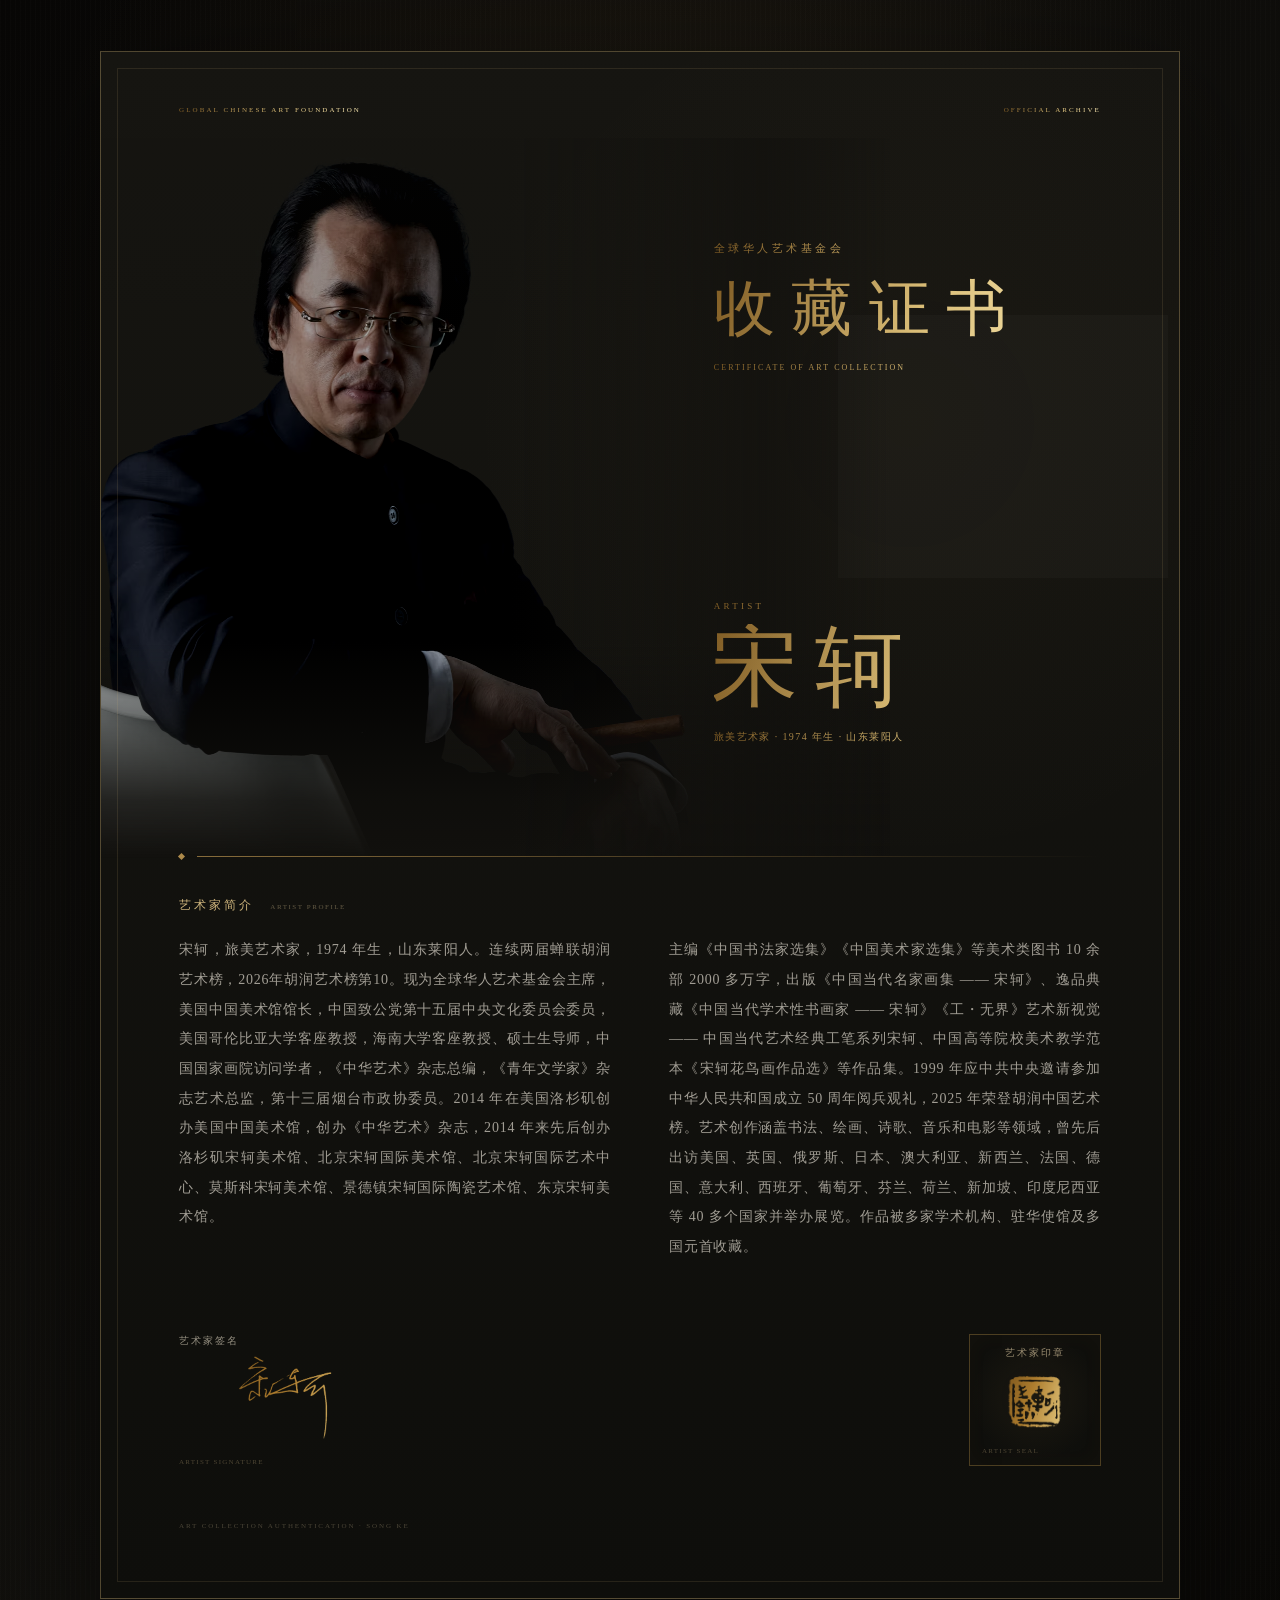
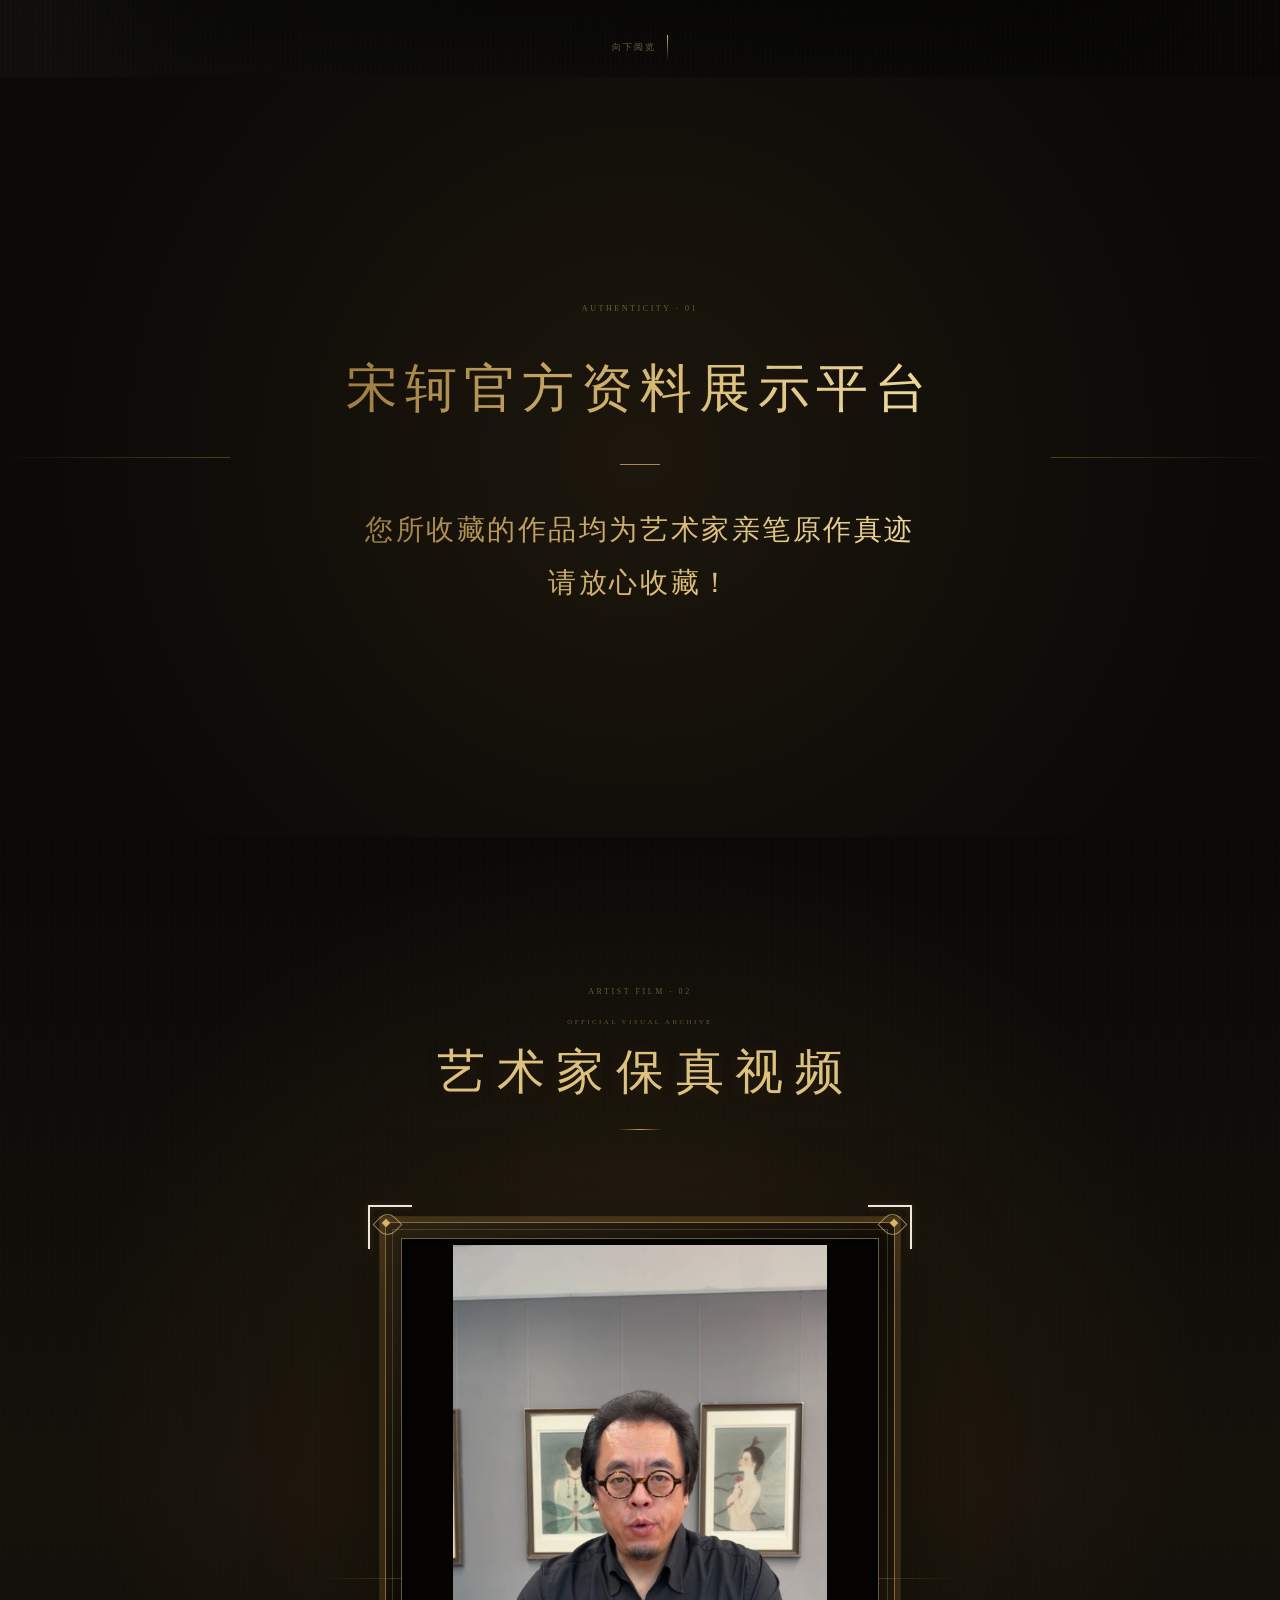
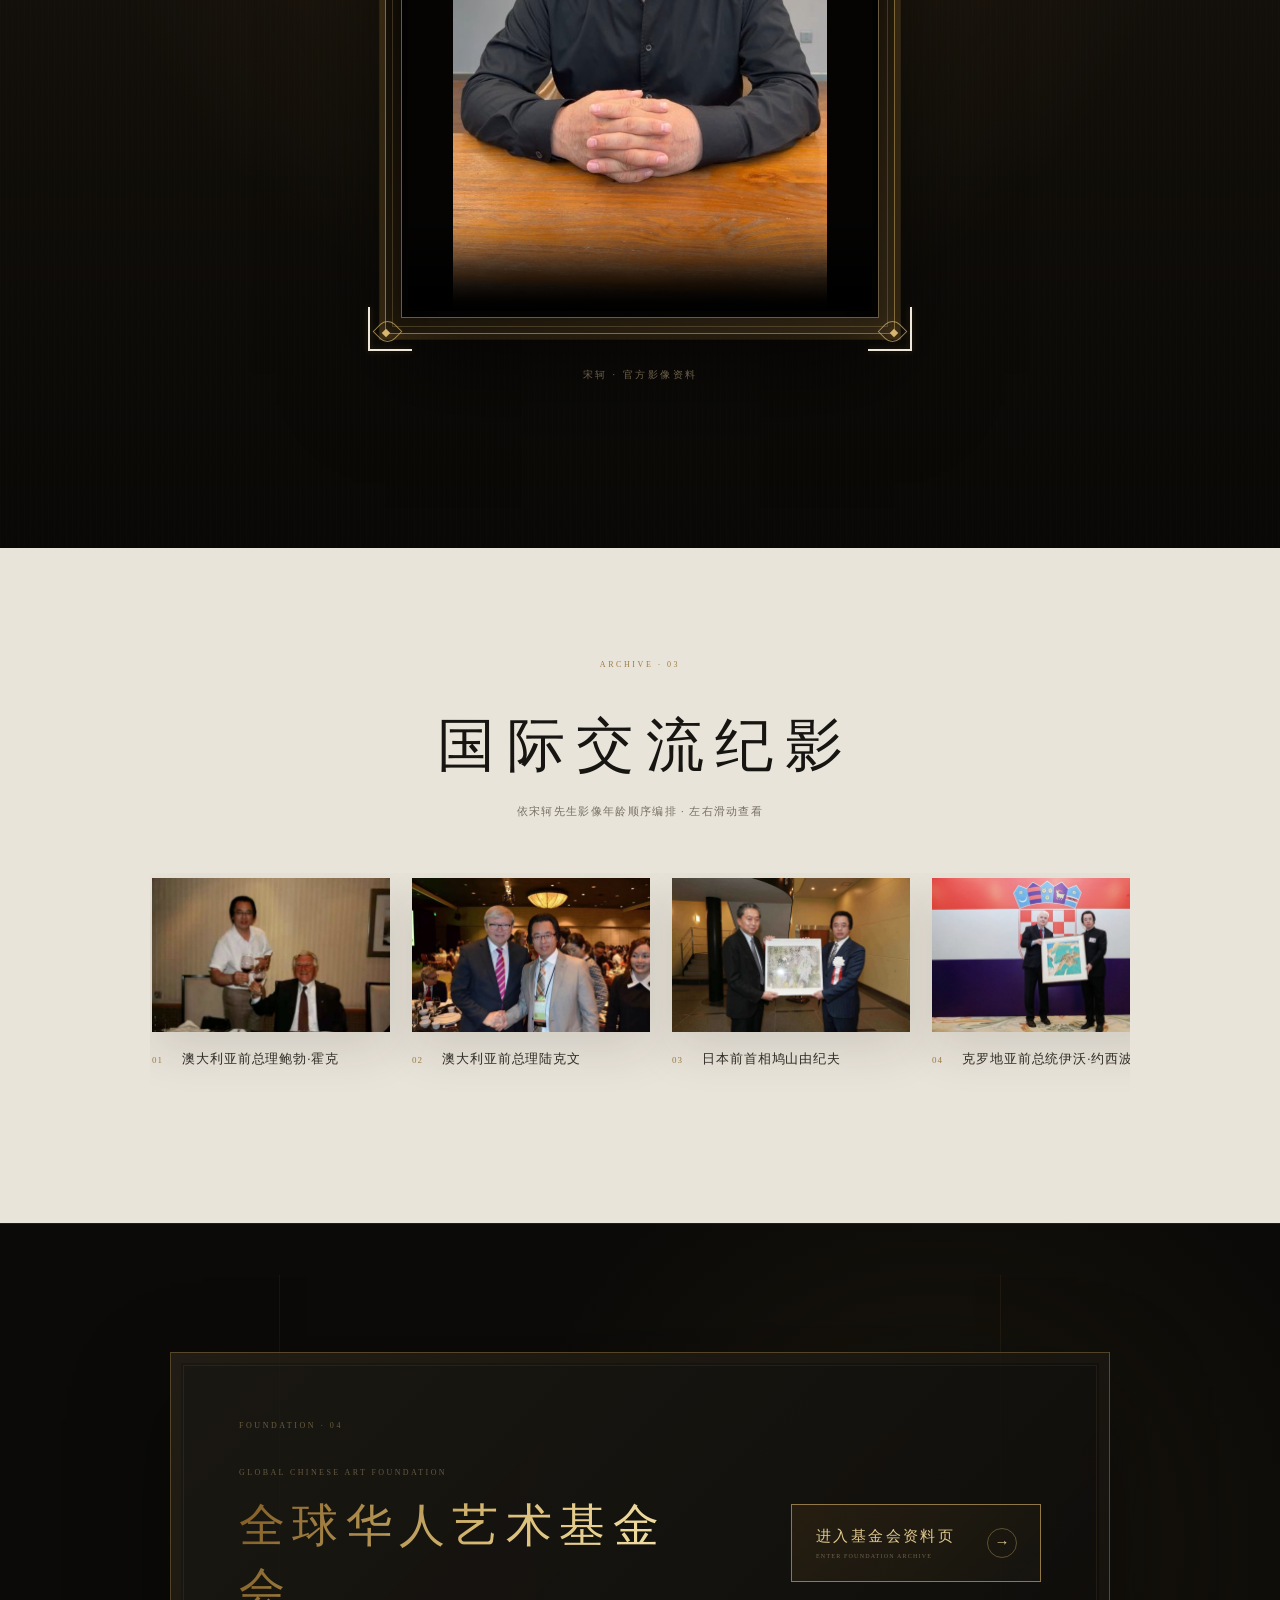
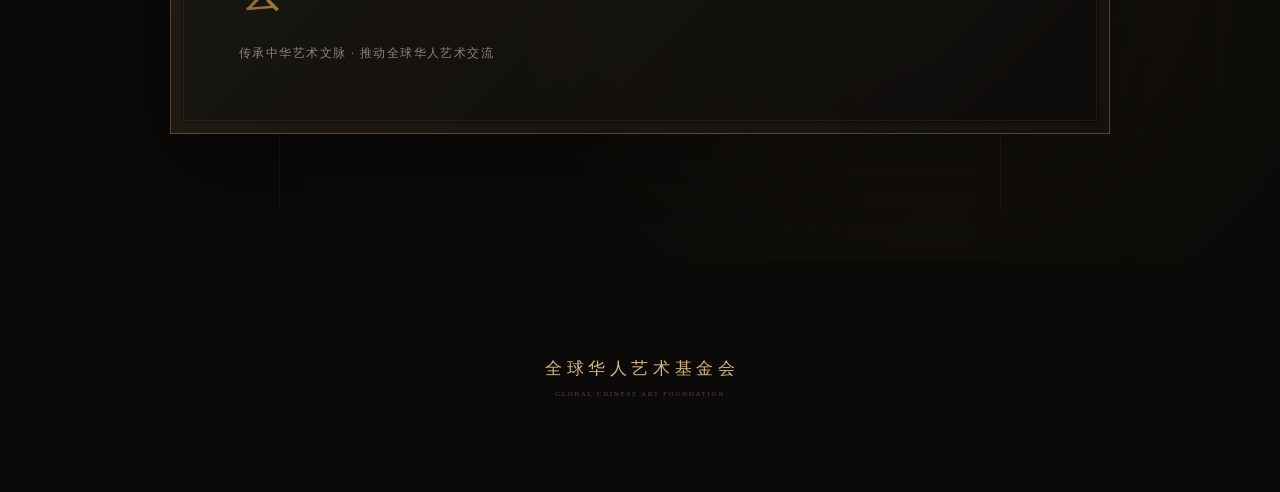
<file: index.html>
<!doctype html>
<html lang="zh-CN">
<head>
  <meta charset="utf-8">
  <meta name="viewport" content="width=device-width, initial-scale=1, viewport-fit=cover">
  <meta name="theme-color" content="#0b0a08">
  <meta name="description" content="宋轲官方资料展示平台与艺术收藏证书。">
  <meta property="og:type" content="website">
  <meta property="og:title" content="宋轲｜艺术收藏证书">
  <meta property="og:description" content="宋轲官方资料展示平台">
  <meta property="og:image" content="og-v2.png">
  <title>宋轲｜艺术收藏证书</title>
  <link rel="icon" href="favicon.svg" type="image/svg+xml">
  <link rel="stylesheet" href="style.css">
</head>
<body>
  <main>
    <section class="certificate-stage" aria-labelledby="certificate-title">
      <article class="certificate-shell">
        <img class="certificate-watermark" src="museum-mark.jpg" alt="" aria-hidden="true" decoding="async">

        <div class="certificate-topline">
          <span class="gold-text">GLOBAL CHINESE ART FOUNDATION</span>
          <span class="gold-text">OFFICIAL ARCHIVE</span>
        </div>

        <div class="certificate-hero">
          <div class="certificate-portrait" aria-hidden="true">
            <picture>
              <source srcset="song-ke-cutout.avif" type="image/avif">
              <img src="song-ke-cutout.png" alt="" fetchpriority="high" decoding="async">
            </picture>
          </div>

          <div class="certificate-main">
            <header class="certificate-heading">
              <p class="certificate-kicker gold-text">全球华人艺术基金会</p>
              <h1 id="certificate-title" class="gold-text">收藏证书</h1>
              <p class="certificate-en gold-text">CERTIFICATE OF ART COLLECTION</p>
            </header>

            <div class="artist-identity">
              <p class="gold-text">ARTIST</p>
              <h2 class="gold-text">宋轲</h2>
              <span class="gold-text">旅美艺术家 · 1974 年生 · 山东莱阳人</span>
            </div>
          </div>
        </div>

        <div class="certificate-divider" aria-hidden="true"><span></span></div>

        <section class="artist-profile" aria-label="艺术家简介">
          <p class="profile-label">艺术家简介 <small>ARTIST PROFILE</small></p>
          <div class="profile-copy">
            <p>宋轲，旅美艺术家，1974 年生，山东莱阳人。连续两届蝉联胡润艺术榜，2026年胡润艺术榜第10。现为全球华人艺术基金会主席，美国中国美术馆馆长，中国致公党第十五届中央文化委员会委员，美国哥伦比亚大学客座教授，海南大学客座教授、硕士生导师，中国国家画院访问学者，《中华艺术》杂志总编，《青年文学家》杂志艺术总监，第十三届烟台市政协委员。2014 年在美国洛杉矶创办美国中国美术馆，创办《中华艺术》杂志，2014 年来先后创办洛杉矶宋轲美术馆、北京宋轲国际美术馆、北京宋轲国际艺术中心、莫斯科宋轲美术馆、景德镇宋轲国际陶瓷艺术馆、东京宋轲美术馆。</p>
            <p>主编《中国书法家选集》《中国美术家选集》等美术类图书 10 余部 2000 多万字，出版《中国当代名家画集 —— 宋轲》、逸品典藏《中国当代学术性书画家 —— 宋轲》《工・无界》艺术新视觉 —— 中国当代艺术经典工笔系列宋轲、中国高等院校美术教学范本《宋轲花鸟画作品选》等作品集。1999 年应中共中央邀请参加中华人民共和国成立 50 周年阅兵观礼，2025 年荣登胡润中国艺术榜。艺术创作涵盖书法、绘画、诗歌、音乐和电影等领域，曾先后出访美国、英国、俄罗斯、日本、澳大利亚、新西兰、法国、德国、意大利、西班牙、葡萄牙、芬兰、荷兰、新加坡、印度尼西亚等 40 多个国家并举办展览。作品被多家学术机构、驻华使馆及多国元首收藏。</p>
          </div>
        </section>

        <footer class="certificate-signature">
          <div class="signature-space">
            <span>艺术家签名</span>
            <div class="gold-art signature-art" role="img" aria-label="宋轲艺术家签名"></div>
            <small>ARTIST SIGNATURE</small>
          </div>
          <div class="seal-space">
            <span>艺术家印章</span>
            <div class="gold-art seal-art" role="img" aria-label="宋轲艺术家印章"></div>
            <small>ARTIST SEAL</small>
          </div>
        </footer>

        <p class="certificate-footnote">ART COLLECTION AUTHENTICATION · SONG KE</p>
      </article>

      <div class="scroll-cue" aria-hidden="true"><span>向下阅览</span><i></i></div>
    </section>

    <section class="assurance" aria-labelledby="assurance-title">
      <div class="assurance-inner">
        <p class="section-index">AUTHENTICITY · 01</p>
        <h2 id="assurance-title" class="gold-text">宋轲官方资料展示平台</h2>
        <span class="assurance-line" aria-hidden="true"></span>
        <p class="assurance-copy gold-text">您所收藏的作品均为艺术家亲笔原作真迹<br class="desktop-break">请放心收藏！</p>
      </div>
    </section>

    <section class="artist-film" aria-labelledby="film-title">
      <header class="film-heading">
        <p class="section-index">ARTIST FILM · 02</p>
        <p class="film-eyebrow">OFFICIAL VISUAL ARCHIVE</p>
        <h2 id="film-title">艺术家保真视频</h2>
        <span class="film-heading-rule" aria-hidden="true"></span>
      </header>

      <div class="ornate-video-shell">
        <span class="frame-corner frame-corner-tl" aria-hidden="true"></span>
        <span class="frame-corner frame-corner-tr" aria-hidden="true"></span>
        <span class="frame-corner frame-corner-bl" aria-hidden="true"></span>
        <span class="frame-corner frame-corner-br" aria-hidden="true"></span>
        <div class="video-frame">
          <video controls playsinline preload="none" poster="song-ke-video-poster.jpg" aria-label="宋轲艺术家官方影像">
            <source src="song-ke-profile.mp4" type="video/mp4">
            您的浏览器暂不支持视频播放。
          </video>
        </div>
      </div>
      <p class="film-caption">宋轲 · 官方影像资料</p>
    </section>

    <section class="meetings" aria-labelledby="meetings-title">
      <header class="meetings-heading">
        <p class="section-index">ARCHIVE · 03</p>
        <h2 id="meetings-title">国际交流纪影</h2>
        <p>依宋轲先生影像年龄顺序编排 · 左右滑动查看</p>
      </header>

      <div class="meeting-list" role="region" aria-label="国际交流合影横向画廊" tabindex="0">
        <figure class="meeting-card"><div class="meeting-image"><img src="01-hawke.jpg" alt="宋轲与澳大利亚前总理鲍勃·霍克合影" loading="lazy" decoding="async"></div><figcaption><span>01</span><p>澳大利亚前总理鲍勃·霍克</p></figcaption></figure>
        <figure class="meeting-card"><div class="meeting-image"><img src="02-rudd.jpg" alt="宋轲与澳大利亚前总理陆克文合影" loading="lazy" decoding="async"></div><figcaption><span>02</span><p>澳大利亚前总理陆克文</p></figcaption></figure>
        <figure class="meeting-card"><div class="meeting-image"><img src="03-hatoyama.jpg" alt="宋轲与日本前首相鸠山由纪夫合影" loading="lazy" decoding="async"></div><figcaption><span>03</span><p>日本前首相鸠山由纪夫</p></figcaption></figure>
        <figure class="meeting-card"><div class="meeting-image"><img src="04-josipovic.jpg" alt="宋轲与克罗地亚前总统伊沃·约西波维奇合影" loading="lazy" decoding="async"></div><figcaption><span>04</span><p>克罗地亚前总统伊沃·约西波维奇</p></figcaption></figure>
        <figure class="meeting-card"><div class="meeting-image"><img src="05-vujanovic.jpg" alt="宋轲与黑山共和国前总统菲利普·武亚诺维奇合影" loading="lazy" decoding="async"></div><figcaption><span>05</span><p>黑山共和国前总统菲利普·武亚诺维奇</p></figcaption></figure>
        <figure class="meeting-card"><div class="meeting-image"><img src="06-shipley.jpg" alt="宋轲与新西兰前总理珍妮·希普利合影" loading="lazy" decoding="async"></div><figcaption><span>06</span><p>新西兰前总理珍妮·希普利</p></figcaption></figure>
        <figure class="meeting-card"><div class="meeting-image"><img src="07-reinfeldt.jpg" alt="宋轲与瑞典前首相、欧盟前主席弗雷德里克·赖因费尔特合影" loading="lazy" decoding="async"></div><figcaption><span>07</span><p>瑞典前首相、欧盟前主席弗雷德里克·赖因费尔特</p></figcaption></figure>
      </div>
    </section>

    <section class="foundation-portal" aria-labelledby="foundation-portal-title">
      <div class="foundation-portal-panel">
        <div class="foundation-portal-copy">
          <p class="section-index">FOUNDATION · 04</p>
          <p class="foundation-portal-eyebrow">GLOBAL CHINESE ART FOUNDATION</p>
          <h2 id="foundation-portal-title" class="gold-text">全球华人艺术基金会</h2>
          <p class="foundation-portal-note">传承中华艺术文脉 · 推动全球华人艺术交流</p>
        </div>
        <a class="foundation-portal-button" href="foundation/" aria-label="进入全球华人艺术基金会资料页">
          <span>进入基金会资料页</span>
          <small>ENTER FOUNDATION ARCHIVE</small>
          <i aria-hidden="true">→</i>
        </a>
      </div>
    </section>

    <footer class="site-footer"><span>全球华人艺术基金会</span><small>GLOBAL CHINESE ART FOUNDATION</small></footer>
  </main>
</body>
</html>
</file>
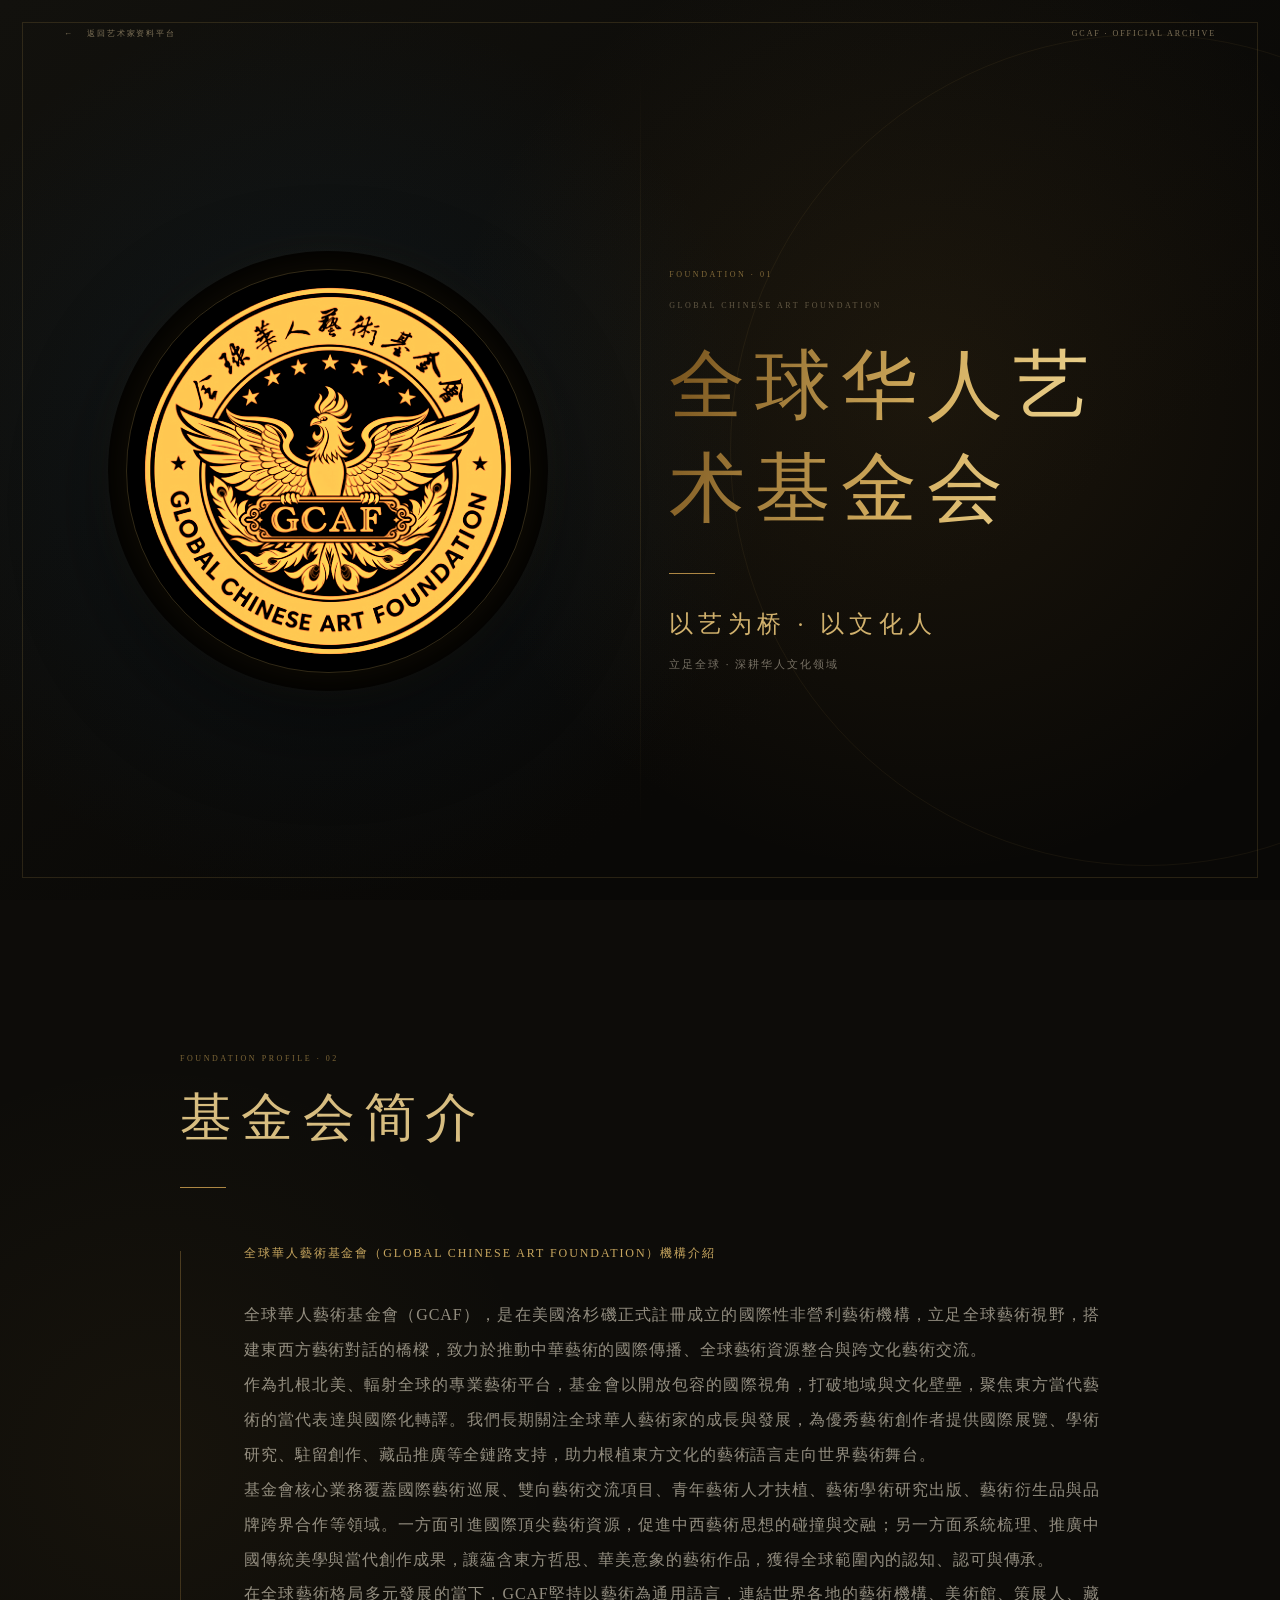
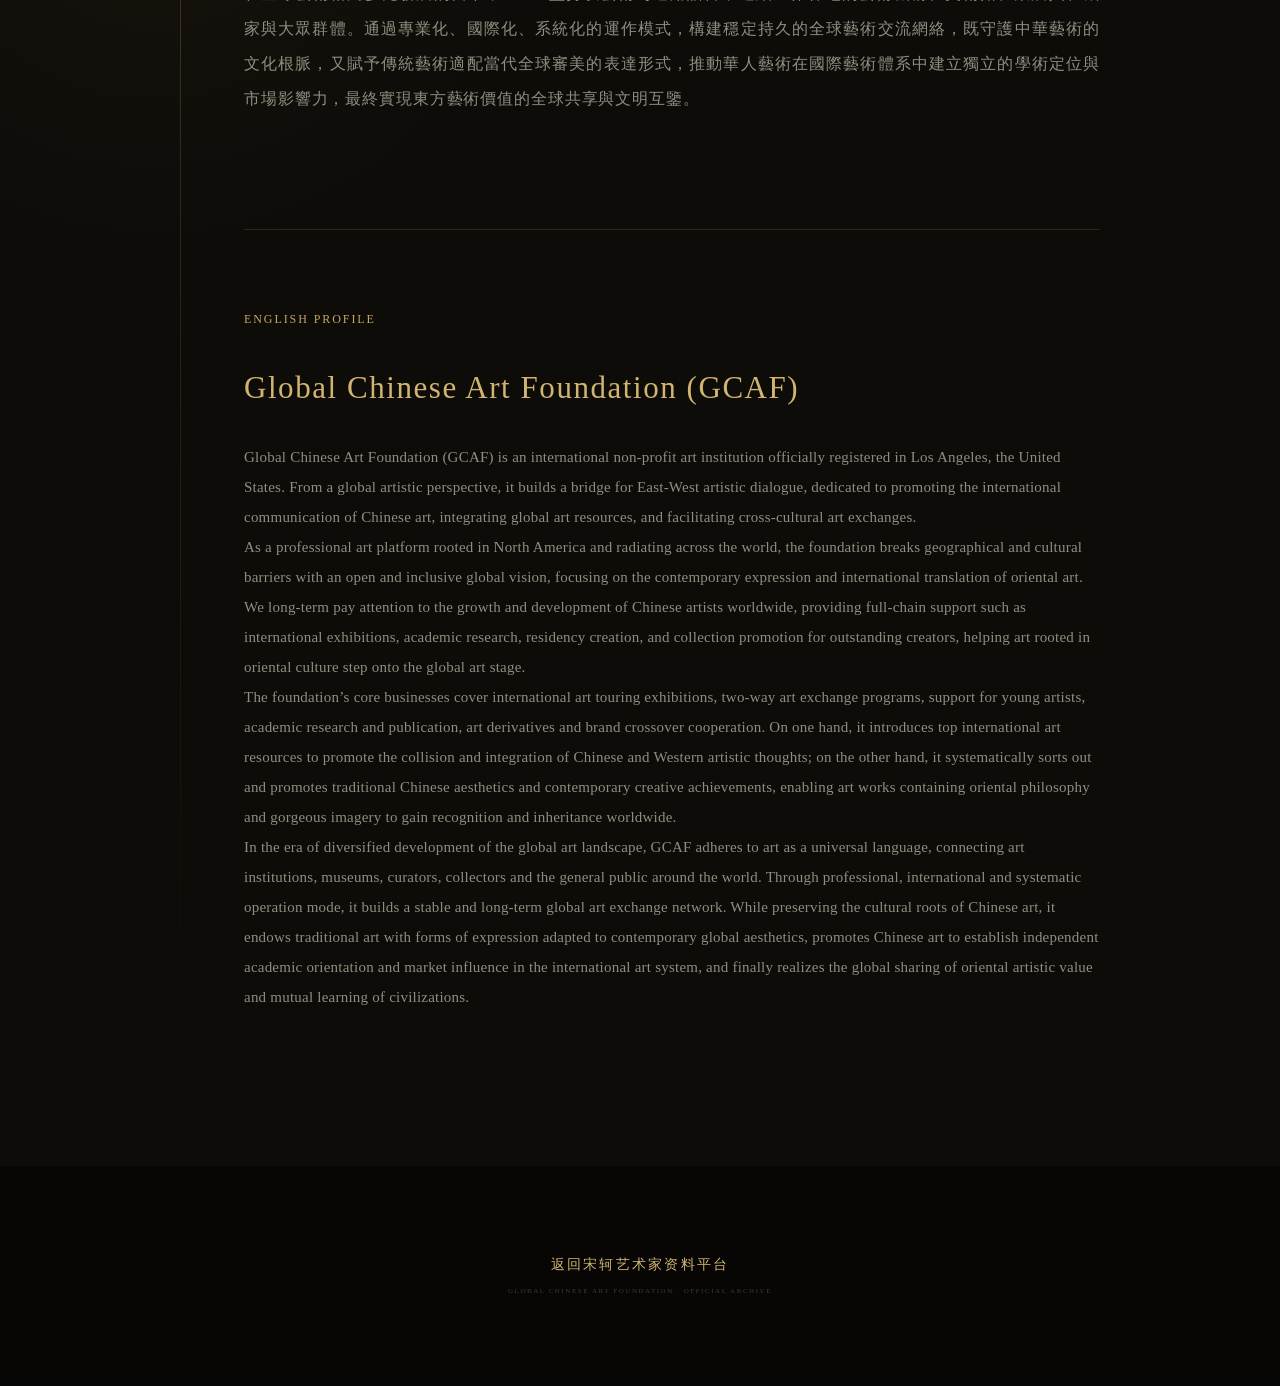
<file: foundation/index.html>
<!doctype html>
<html lang="zh-CN">
<head>
  <meta charset="utf-8">
  <meta name="viewport" content="width=device-width, initial-scale=1, viewport-fit=cover">
  <meta name="theme-color" content="#090806">
  <meta name="description" content="全球华人艺术基金会官方资料介绍。">
  <meta property="og:type" content="website">
  <meta property="og:title" content="全球华人艺术基金会">
  <meta property="og:description" content="传承中华艺术文脉，推动全球华人艺术交流。">
  <title>全球华人艺术基金会｜官方资料</title>
  <link rel="icon" href="../favicon.svg" type="image/svg+xml">
  <link rel="stylesheet" href="style.css">
</head>
<body>
  <main>
    <header class="foundation-nav">
      <a href="../" aria-label="返回宋轲艺术收藏证书">← <span>返回艺术家资料平台</span></a>
      <p>GCAF · OFFICIAL ARCHIVE</p>
    </header>

    <section class="foundation-hero" aria-labelledby="foundation-title">
      <div class="hero-ornament" aria-hidden="true"></div>
      <figure class="foundation-logo-stage">
        <div class="foundation-logo-ring">
          <img src="logo.jpg" alt="全球华人艺术基金会 Logo" width="900" height="900" fetchpriority="high" decoding="async">
        </div>
      </figure>
      <div class="foundation-hero-copy">
        <p class="hero-index">FOUNDATION · 01</p>
        <p class="hero-eyebrow">GLOBAL CHINESE ART FOUNDATION</p>
        <h1 id="foundation-title" class="gold-text">全球华人艺术基金会</h1>
        <span class="hero-rule" aria-hidden="true"></span>
        <p class="hero-motto">以艺为桥 · 以文化人</p>
        <p class="hero-note">立足全球 · 深耕华人文化领域</p>
      </div>
    </section>

    <section class="foundation-intro" aria-labelledby="intro-title">
      <header class="section-heading">
        <p>FOUNDATION PROFILE · 02</p>
        <h2 id="intro-title">基金会简介</h2>
        <span aria-hidden="true"></span>
      </header>
      <div class="intro-copy">
        <article class="intro-language" lang="zh-Hant">
          <p class="intro-language-label">全球華人藝術基金會（GLOBAL CHINESE ART FOUNDATION）機構介紹</p>
          <p>全球華人藝術基金會（GCAF），是在美國洛杉磯正式註冊成立的國際性非營利藝術機構，立足全球藝術視野，搭建東西方藝術對話的橋樑，致力於推動中華藝術的國際傳播、全球藝術資源整合與跨文化藝術交流。</p>
          <p>作為扎根北美、輻射全球的專業藝術平台，基金會以開放包容的國際視角，打破地域與文化壁壘，聚焦東方當代藝術的當代表達與國際化轉譯。我們長期關注全球華人藝術家的成長與發展，為優秀藝術創作者提供國際展覽、學術研究、駐留創作、藏品推廣等全鏈路支持，助力根植東方文化的藝術語言走向世界藝術舞台。</p>
          <p>基金會核心業務覆蓋國際藝術巡展、雙向藝術交流項目、青年藝術人才扶植、藝術學術研究出版、藝術衍生品與品牌跨界合作等領域。一方面引進國際頂尖藝術資源，促進中西藝術思想的碰撞與交融；另一方面系統梳理、推廣中國傳統美學與當代創作成果，讓蘊含東方哲思、華美意象的藝術作品，獲得全球範圍內的認知、認可與傳承。</p>
          <p>在全球藝術格局多元發展的當下，GCAF堅持以藝術為通用語言，連結世界各地的藝術機構、美術館、策展人、藏家與大眾群體。通過專業化、國際化、系統化的運作模式，構建穩定持久的全球藝術交流網絡，既守護中華藝術的文化根脈，又賦予傳統藝術適配當代全球審美的表達形式，推動華人藝術在國際藝術體系中建立獨立的學術定位與市場影響力，最終實現東方藝術價值的全球共享與文明互鑒。</p>
        </article>

        <article class="intro-language intro-language-en" lang="en">
          <p class="intro-language-label">ENGLISH PROFILE</p>
          <h3>Global Chinese Art Foundation (GCAF)</h3>
          <p>Global Chinese Art Foundation (GCAF) is an international non‑profit art institution officially registered in Los Angeles, the United States. From a global artistic perspective, it builds a bridge for East‑West artistic dialogue, dedicated to promoting the international communication of Chinese art, integrating global art resources, and facilitating cross‑cultural art exchanges.</p>
          <p>As a professional art platform rooted in North America and radiating across the world, the foundation breaks geographical and cultural barriers with an open and inclusive global vision, focusing on the contemporary expression and international translation of oriental art. We long‑term pay attention to the growth and development of Chinese artists worldwide, providing full‑chain support such as international exhibitions, academic research, residency creation, and collection promotion for outstanding creators, helping art rooted in oriental culture step onto the global art stage.</p>
          <p>The foundation’s core businesses cover international art touring exhibitions, two‑way art exchange programs, support for young artists, academic research and publication, art derivatives and brand crossover cooperation. On one hand, it introduces top international art resources to promote the collision and integration of Chinese and Western artistic thoughts; on the other hand, it systematically sorts out and promotes traditional Chinese aesthetics and contemporary creative achievements, enabling art works containing oriental philosophy and gorgeous imagery to gain recognition and inheritance worldwide.</p>
          <p>In the era of diversified development of the global art landscape, GCAF adheres to art as a universal language, connecting art institutions, museums, curators, collectors and the general public around the world. Through professional, international and systematic operation mode, it builds a stable and long‑term global art exchange network. While preserving the cultural roots of Chinese art, it endows traditional art with forms of expression adapted to contemporary global aesthetics, promotes Chinese art to establish independent academic orientation and market influence in the international art system, and finally realizes the global sharing of oriental artistic value and mutual learning of civilizations.</p>
        </article>
      </div>
    </section>


    <footer class="foundation-footer">
      <a href="../">返回宋轲艺术家资料平台</a>
      <small>GLOBAL CHINESE ART FOUNDATION · OFFICIAL ARCHIVE</small>
    </footer>
  </main>
</body>
</html>
</file>
<file: style.css>
:root {
  --black: #0b0a08;
  --charcoal: #12110f;
  --charcoal-soft: #181713;
  --ivory: #eee8dc;
  --ivory-muted: #b7afa1;
  --paper: #e9e4da;
  --ink: #171512;
  --gold: #ad8a4b;
  --gold-soft: #d0b67d;
  --gold-deep: #745424;
  --serif: "Songti SC", "STSong", "Noto Serif CJK SC", "Source Han Serif SC", SimSun, serif;
  --sans: "PingFang SC", "Microsoft YaHei", "Noto Sans CJK SC", sans-serif;
}

* { box-sizing: border-box; }
html { scroll-behavior: smooth; }

body {
  margin: 0;
  color: var(--ivory);
  background: var(--black);
  font-family: var(--sans);
  -webkit-font-smoothing: antialiased;
  overflow-x: hidden;
}

img { display: block; max-width: 100%; }

::selection { color: var(--black); background: var(--gold-soft); }

.certificate-stage {
  position: relative;
  display: grid;
  min-height: 100svh;
  place-items: center;
  padding: clamp(22px, 5vw, 76px) clamp(10px, 3vw, 42px) 78px;
  overflow: hidden;
  background:
    radial-gradient(circle at 50% 16%, rgba(178, 142, 78, .1), transparent 38rem),
    linear-gradient(135deg, #080706, #11100d 57%, #090806);
}

.certificate-stage::before {
  position: absolute;
  inset: 0;
  background-image: repeating-linear-gradient(90deg, rgba(255,255,255,.011) 0 1px, transparent 1px 5px);
  content: "";
  pointer-events: none;
}

.certificate-shell {
  position: relative;
  width: min(100%, 880px);
  padding: clamp(64px, 8vw, 102px) clamp(38px, 9vw, 110px) clamp(54px, 7vw, 80px);
  overflow: hidden;
  border: 1px solid rgba(207, 177, 117, .48);
  color: var(--ivory);
  background:
    linear-gradient(145deg, rgba(255,255,255,.025), transparent 20%),
    linear-gradient(180deg, #171612, #10100d);
  box-shadow: 0 46px 120px rgba(0,0,0,.64), inset 0 0 100px rgba(196,155,79,.028);
}

.certificate-shell::before {
  position: absolute;
  z-index: 3;
  inset: 18px;
  border: 1px solid rgba(208, 178, 116, .16);
  content: "";
  pointer-events: none;
}

.certificate-watermark {
  position: absolute;
  z-index: 0;
  top: 19%;
  right: -4%;
  width: min(47%, 360px);
  opacity: .028;
  filter: grayscale(1) contrast(3) brightness(2.1);
  mix-blend-mode: screen;
  pointer-events: none;
}

.certificate-topline,
.certificate-heading,
.artist-identity,
.certificate-divider,
.artist-profile,
.certificate-signature,
.certificate-footnote { position: relative; z-index: 1; }

.certificate-topline {
  display: flex;
  justify-content: space-between;
  gap: 24px;
  color: rgba(218, 193, 143, .64);
  font-family: Georgia, serif;
  font-size: 8px;
  letter-spacing: .25em;
}

.certificate-heading {
  margin-top: clamp(66px, 9vw, 96px);
}

.certificate-kicker {
  margin: 0 0 16px;
  color: var(--gold-soft);
  font-family: var(--serif);
  font-size: 12px;
  letter-spacing: .3em;
}

.certificate-heading h1 {
  margin: 0;
  color: #f1ece1;
  font-family: var(--serif);
  font-size: clamp(35px, 5.8vw, 54px);
  font-weight: 400;
  letter-spacing: .32em;
  line-height: 1.12;
}

.certificate-en {
  margin: 17px 0 0;
  color: rgba(225, 213, 188, .48);
  font-family: Georgia, serif;
  font-size: 9px;
  letter-spacing: .28em;
}

.artist-identity {
  margin-top: clamp(66px, 10vw, 108px);
}

.artist-identity p {
  margin: 0 0 8px;
  color: var(--gold);
  font-family: Georgia, serif;
  font-size: 9px;
  letter-spacing: .36em;
}

.artist-identity h2 {
  margin: 0;
  font-family: var(--serif);
  font-size: clamp(58px, 10vw, 92px);
  font-weight: 400;
  letter-spacing: .2em;
  line-height: 1;
  text-indent: -.03em;
}

.artist-identity span {
  display: block;
  margin-top: 19px;
  color: var(--ivory-muted);
  font-family: var(--serif);
  font-size: 12px;
  letter-spacing: .16em;
}

.certificate-divider {
  display: flex;
  align-items: center;
  gap: 13px;
  margin: clamp(54px, 7vw, 72px) 0 41px;
}

.certificate-divider::before {
  width: 5px;
  height: 5px;
  background: var(--gold);
  content: "";
  transform: rotate(45deg);
}

.certificate-divider span {
  width: 100%;
  height: 1px;
  background: linear-gradient(90deg, rgba(180,143,76,.72), transparent);
}

.profile-label {
  margin: 0 0 21px;
  color: var(--gold-soft);
  font-family: var(--serif);
  font-size: 12px;
  letter-spacing: .24em;
}

.profile-label small {
  margin-left: 11px;
  color: rgba(200,179,136,.45);
  font-family: Georgia, serif;
  font-size: 7px;
  letter-spacing: .22em;
}

.profile-copy {
  display: grid;
  grid-template-columns: 1fr 1fr;
  gap: clamp(28px, 5vw, 50px);
}

.profile-copy p {
  margin: 0;
  color: rgba(235, 229, 217, .7);
  font-family: var(--serif);
  font-size: clamp(12px, 1.45vw, 14px);
  letter-spacing: .055em;
  line-height: 2.05;
  text-align: justify;
}

.certificate-signature {
  display: grid;
  margin-top: clamp(58px, 8vw, 82px);
  grid-template-columns: minmax(0, 1fr) 132px;
  gap: clamp(28px, 7vw, 80px);
}

.signature-space,
.seal-space {
  position: relative;
  min-height: 132px;
}

.signature-space {
  display: flex;
  flex-direction: column;
}

.signature-space span,
.seal-space span {
  display: block;
  color: rgba(232, 222, 202, .62);
  font-family: var(--serif);
  font-size: 10px;
  letter-spacing: .19em;
}

.signature-space small,
.seal-space small {
  color: rgba(194,172,127,.35);
  font-family: Georgia, serif;
  font-size: 7px;
  letter-spacing: .18em;
}

.signature-space small { margin-top: auto; }

.gold-art {
  background: linear-gradient(108deg, #624114 0%, #ad7c2d 18%, #e2c77d 35%, #fff0b7 47%, #b98938 59%, #e5cb82 75%, #674619 100%);
  background-size: 280% 100%;
  filter: drop-shadow(0 2px 2px rgba(0,0,0,.58)) drop-shadow(0 0 2px rgba(213,174,91,.2));
  animation: gold-art-sheen 7.8s ease-in-out infinite;
}

.signature-art {
  width: min(100%, 215px);
  height: 94px;
  margin: 2px 0 4px;
  -webkit-mask: url("song-ke-signature.png") center / contain no-repeat;
  mask: url("song-ke-signature.png") center / contain no-repeat;
}

.seal-space {
  display: flex;
  border: 1px solid rgba(194,154,75,.34);
  padding: 11px 12px 10px;
  align-items: center;
  flex-direction: column;
  justify-content: space-between;
  color: rgba(225,205,164,.65);
  background: radial-gradient(circle at 50% 48%, rgba(190,147,68,.07), transparent 68%);
  box-shadow: inset 0 0 22px rgba(157,116,49,.035);
}

.seal-space span { color: inherit; }
.seal-space small { align-self: stretch; color: rgba(194,172,127,.35); }

.seal-art {
  width: 82px;
  height: 76px;
  margin: 2px auto;
  -webkit-mask: url("song-ke-seal.png") center / contain no-repeat;
  mask: url("song-ke-seal.png") center / contain no-repeat;
}

.certificate-footnote {
  margin: 56px 0 0;
  color: rgba(216, 196, 157, .3);
  font-family: Georgia, serif;
  font-size: 7px;
  letter-spacing: .27em;
}

.scroll-cue {
  position: absolute;
  bottom: 16px;
  left: 50%;
  display: flex;
  align-items: center;
  gap: 11px;
  color: rgba(221, 198, 151, .46);
  font-size: 9px;
  letter-spacing: .22em;
  transform: translateX(-50%);
}

.scroll-cue i {
  display: block;
  width: 1px;
  height: 26px;
  background: linear-gradient(var(--gold-soft), transparent);
  animation: scroll-pulse 2.2s ease-in-out infinite;
}

.assurance {
  position: relative;
  display: grid;
  min-height: min(760px, 86svh);
  place-items: center;
  padding: 110px 24px;
  overflow: hidden;
  background:
    radial-gradient(circle at 50% 50%, rgba(148,107,43,.13), transparent 37rem),
    #0b0a08;
}

.assurance::before,
.assurance::after {
  position: absolute;
  top: 50%;
  width: 18vw;
  height: 1px;
  background: linear-gradient(90deg, transparent, rgba(175,138,72,.4));
  content: "";
}

.assurance::before { left: 0; }
.assurance::after { right: 0; transform: rotate(180deg); }

.assurance-inner {
  width: min(100%, 900px);
  text-align: center;
}

.section-index {
  margin: 0 0 38px;
  color: rgba(207,178,117,.45);
  font-family: Georgia, serif;
  font-size: 8px;
  letter-spacing: .32em;
}

.gold-text {
  background: linear-gradient(108deg, #805c24 0%, #d9bc76 21%, #fff1be 42%, #ad7d2e 61%, #efd99b 79%, #886125 100%);
  background-size: 260% 100%;
  -webkit-background-clip: text;
  background-clip: text;
  color: transparent;
  animation: gold-sheen 7s ease-in-out infinite;
}

.certificate-shell .gold-text { color: transparent; }

.assurance h2 {
  margin: 0;
  font-family: var(--serif);
  font-size: clamp(26px, 5vw, 52px);
  font-weight: 400;
  letter-spacing: .13em;
  line-height: 1.45;
}

.assurance-line {
  display: block;
  width: 40px;
  height: 1px;
  margin: 38px auto;
  background: var(--gold);
}

.assurance-copy {
  margin: 0;
  font-family: var(--serif);
  font-size: clamp(18px, 3vw, 28px);
  letter-spacing: .09em;
  line-height: 1.9;
}

.artist-film {
  position: relative;
  padding: clamp(96px, 12vw, 150px) 24px clamp(104px, 13vw, 168px);
  overflow: hidden;
  background:
    radial-gradient(circle at 50% 42%, rgba(173,130,54,.14), transparent 35rem),
    linear-gradient(180deg, #0a0907, #15110b 50%, #090806);
}

.artist-film::before {
  position: absolute;
  inset: 0;
  background-image: repeating-linear-gradient(90deg, rgba(255,255,255,.009) 0 1px, transparent 1px 6px);
  content: "";
  pointer-events: none;
}

.film-heading {
  position: relative;
  z-index: 1;
  margin: 0 auto clamp(62px, 8vw, 92px);
  text-align: center;
}

.film-heading .section-index { margin-bottom: 22px; }

.film-eyebrow {
  margin: 0 0 14px;
  color: rgba(211,184,125,.4);
  font-family: Georgia, serif;
  font-size: 7px;
  letter-spacing: .34em;
}

.film-heading h2 {
  margin: 0;
  color: #ddc17e;
  font-family: var(--serif);
  font-size: clamp(30px, 5vw, 48px);
  font-weight: 400;
  letter-spacing: .24em;
  text-indent: .24em;
  text-shadow: 0 2px 22px rgba(169,126,52,.12);
}

.film-heading-rule {
  display: block;
  width: 44px;
  height: 1px;
  margin: 25px auto 0;
  background: linear-gradient(90deg, transparent, #c49a4d, transparent);
}

.ornate-video-shell {
  position: relative;
  z-index: 1;
  width: min(78vw, 510px);
  margin: 0 auto;
  padding: 15px;
  border: 1px solid rgba(215,179,100,.55);
  background: linear-gradient(145deg, #251d10, #0c0905 36%, #171108 67%, #2b2112);
  box-shadow:
    0 40px 90px rgba(0,0,0,.55),
    0 0 0 5px rgba(95,66,24,.4),
    0 0 0 6px rgba(216,178,97,.16),
    inset 0 0 30px rgba(224,185,102,.08);
}

.ornate-video-shell::before {
  position: absolute;
  inset: 6px;
  border: 1px solid rgba(231,201,136,.2);
  content: "";
  pointer-events: none;
}

.ornate-video-shell::after {
  position: absolute;
  z-index: -1;
  top: 50%;
  right: -66px;
  left: -66px;
  height: 1px;
  background: linear-gradient(90deg, transparent, rgba(189,145,65,.5) 22%, transparent 43%, transparent 57%, rgba(189,145,65,.5) 78%, transparent);
  content: "";
}

.video-frame {
  position: relative;
  z-index: 2;
  padding: 6px;
  border: 1px solid rgba(238,211,151,.42);
  background: #050403;
  box-shadow: inset 0 0 24px rgba(0,0,0,.72);
}

.video-frame video {
  display: block;
  width: 100%;
  max-height: 74svh;
  aspect-ratio: 9 / 16;
  object-fit: contain;
  background: #050403;
}

.frame-corner {
  position: absolute;
  z-index: 4;
  width: 44px;
  height: 44px;
  border-color: #c69b50;
  pointer-events: none;
  filter: drop-shadow(0 0 3px rgba(201,158,78,.24));
}

.frame-corner::before {
  position: absolute;
  width: 19px;
  height: 19px;
  border: 1px solid rgba(224,191,120,.65);
  border-radius: 50% 0;
  content: "";
  transform: rotate(45deg);
}

.frame-corner::after {
  position: absolute;
  width: 6px;
  height: 6px;
  background: #d7b66f;
  content: "";
  transform: rotate(45deg);
}

.frame-corner-tl { top: -18px; left: -18px; border-top: 2px solid; border-left: 2px solid; }
.frame-corner-tr { top: -18px; right: -18px; border-top: 2px solid; border-right: 2px solid; }
.frame-corner-bl { bottom: -18px; left: -18px; border-bottom: 2px solid; border-left: 2px solid; }
.frame-corner-br { right: -18px; bottom: -18px; border-right: 2px solid; border-bottom: 2px solid; }
.frame-corner-tl::before { top: 7px; left: 7px; }
.frame-corner-tr::before { top: 7px; right: 7px; }
.frame-corner-bl::before { bottom: 7px; left: 7px; }
.frame-corner-br::before { right: 7px; bottom: 7px; }
.frame-corner-tl::after { top: 13px; left: 13px; }
.frame-corner-tr::after { top: 13px; right: 13px; }
.frame-corner-bl::after { bottom: 13px; left: 13px; }
.frame-corner-br::after { right: 13px; bottom: 13px; }

.film-caption {
  position: relative;
  z-index: 1;
  margin: 34px 0 0;
  color: rgba(219,195,148,.48);
  font-family: var(--serif);
  font-size: 10px;
  letter-spacing: .25em;
  text-align: center;
}

.meetings {
  padding: clamp(74px, 9vw, 112px) 22px clamp(76px, 9vw, 112px);
  color: var(--ink);
  background: var(--paper);
}

.meetings-heading {
  width: min(100%, 720px);
  margin: 0 auto clamp(36px, 5vw, 54px);
  text-align: center;
}

.meetings-heading .section-index { color: #9a7b43; }

.meetings-heading h2 {
  margin: 0;
  font-family: var(--serif);
  font-size: clamp(35px, 6vw, 58px);
  font-weight: 400;
  letter-spacing: .2em;
  text-indent: .2em;
}

.meetings-heading > p:last-child {
  margin: 19px 0 0;
  color: #777064;
  font-family: var(--serif);
  font-size: 11px;
  letter-spacing: .12em;
}

.meeting-list {
  display: flex;
  width: min(100%, 980px);
  margin: 0 auto;
  padding: 5px 2px 20px;
  gap: clamp(14px, 2vw, 22px);
  overflow-x: auto;
  overscroll-behavior-inline: contain;
  scroll-padding-inline: 2px;
  scroll-snap-type: inline mandatory;
  scrollbar-color: rgba(155, 122, 66, .72) rgba(155, 122, 66, .12);
  scrollbar-width: thin;
  -webkit-overflow-scrolling: touch;
}

.meeting-list::-webkit-scrollbar { height: 4px; }
.meeting-list::-webkit-scrollbar-track { background: rgba(155, 122, 66, .12); }
.meeting-list::-webkit-scrollbar-thumb { background: rgba(155, 122, 66, .72); }

.meeting-card {
  flex: 0 0 clamp(190px, 24vw, 238px);
  margin: 0;
  scroll-snap-align: start;
}

.meeting-image {
  overflow: hidden;
  background: #d7d0c2;
  box-shadow: 0 18px 44px rgba(31,26,18,.12);
}

.meeting-image img {
  width: 100%;
  height: clamp(122px, 15vw, 154px);
  object-fit: cover;
  filter: saturate(.88) contrast(1.015);
  transition: transform .8s cubic-bezier(.2,.7,.2,1), filter .5s ease;
}

.meeting-card:hover img { transform: scale(1.018); filter: saturate(1); }

.meeting-card figcaption {
  display: grid;
  margin-top: 17px;
  grid-template-columns: 30px 1fr;
  align-items: baseline;
}

.meeting-card figcaption span {
  color: #9b7a42;
  font-family: Georgia, serif;
  font-size: 9px;
  letter-spacing: .12em;
}

.meeting-card figcaption p {
  margin: 0;
  color: #2e2a24;
  font-family: var(--serif);
  font-size: 13px;
  letter-spacing: .07em;
  line-height: 1.6;
}

.foundation-portal {
  position: relative;
  overflow: hidden;
  padding: clamp(82px, 10vw, 132px) 24px;
  border-top: 1px solid rgba(196,154,77,.13);
  background:
    radial-gradient(circle at 73% 50%, rgba(181,139,62,.09), transparent 27rem),
    #0b0a08;
}

.foundation-portal::before {
  position: absolute;
  inset: 8% auto 8% 50%;
  width: min(58vw, 720px);
  border-right: 1px solid rgba(195,153,75,.08);
  border-left: 1px solid rgba(195,153,75,.08);
  content: "";
  transform: translateX(-50%);
  pointer-events: none;
}

.foundation-portal-panel {
  position: relative;
  display: grid;
  width: min(100%, 940px);
  margin: 0 auto;
  padding: clamp(38px, 6vw, 68px);
  border: 1px solid rgba(205,169,96,.35);
  background: linear-gradient(135deg, rgba(30,27,21,.8), rgba(13,12,10,.94));
  box-shadow: 0 34px 90px rgba(0,0,0,.35), inset 0 0 0 10px rgba(205,169,96,.035);
  grid-template-columns: minmax(0, 1fr) auto;
  align-items: center;
  gap: clamp(34px, 7vw, 82px);
}

.foundation-portal-panel::after {
  position: absolute;
  inset: 12px;
  border: 1px solid rgba(205,169,96,.09);
  content: "";
  pointer-events: none;
}

.foundation-portal-copy { position: relative; z-index: 1; }

.foundation-portal-eyebrow {
  margin: 16px 0 17px;
  color: rgba(209,184,132,.42);
  font-family: Georgia, serif;
  font-size: 8px;
  letter-spacing: .3em;
}

.foundation-portal h2 {
  margin: 0;
  font-family: var(--serif);
  font-size: clamp(28px, 4.4vw, 46px);
  font-weight: 400;
  letter-spacing: .16em;
  line-height: 1.4;
}

.foundation-portal-note {
  margin: 20px 0 0;
  color: rgba(225,216,197,.58);
  font-family: var(--serif);
  font-size: 12px;
  letter-spacing: .12em;
  line-height: 1.9;
}

.foundation-portal-button {
  position: relative;
  z-index: 1;
  display: grid;
  min-width: 250px;
  padding: 22px 66px 22px 24px;
  overflow: hidden;
  border: 1px solid rgba(216,180,105,.62);
  color: #e1c98e;
  background: linear-gradient(135deg, rgba(145,102,32,.14), rgba(255,236,178,.025));
  text-decoration: none;
  transition: border-color .35s ease, background-color .35s ease, transform .35s ease;
}

.foundation-portal-button::before {
  position: absolute;
  inset: 0;
  background: linear-gradient(108deg, transparent 20%, rgba(255,233,171,.16) 45%, transparent 68%);
  content: "";
  transform: translateX(-115%);
  animation: portal-sheen 7.6s ease-in-out infinite;
  pointer-events: none;
}

.foundation-portal-button span {
  font-family: var(--serif);
  font-size: 15px;
  letter-spacing: .16em;
}

.foundation-portal-button small {
  margin-top: 7px;
  color: rgba(220,199,155,.42);
  font-family: Georgia, serif;
  font-size: 6px;
  letter-spacing: .2em;
}

.foundation-portal-button i {
  position: absolute;
  top: 50%;
  right: 23px;
  display: grid;
  width: 30px;
  height: 30px;
  border: 1px solid rgba(216,180,105,.36);
  border-radius: 50%;
  place-items: center;
  font-family: Georgia, serif;
  font-size: 15px;
  font-style: normal;
  transform: translateY(-50%);
}

.foundation-portal-button:hover {
  border-color: rgba(234,204,139,.9);
  background-color: rgba(176,132,56,.07);
  transform: translateY(-2px);
}

.site-footer {
  display: flex;
  min-height: 230px;
  padding: 70px 24px;
  align-items: center;
  justify-content: center;
  flex-direction: column;
  background: var(--black);
}

.site-footer span {
  color: var(--gold-soft);
  font-family: var(--serif);
  font-size: 17px;
  letter-spacing: .27em;
  text-indent: .27em;
}

.site-footer small {
  margin-top: 10px;
  color: rgba(210,190,150,.35);
  font-family: Georgia, serif;
  font-size: 7px;
  letter-spacing: .24em;
}

@keyframes scroll-pulse {
  0%, 100% { opacity: .28; transform: scaleY(.58); transform-origin: top; }
  50% { opacity: 1; transform: scaleY(1); }
}

@keyframes gold-sheen {
  0%, 18% { background-position: 100% 50%; }
  55%, 100% { background-position: 0 50%; }
}

@keyframes gold-art-sheen {
  0%, 18%, 100% { background-position: 100% 50%; }
  43%, 58% { background-position: 0 50%; }
  50% { filter: drop-shadow(0 2px 2px rgba(0,0,0,.58)) drop-shadow(0 0 7px rgba(238,204,125,.42)); }
}

@keyframes portal-sheen {
  0%, 52%, 100% { transform: translateX(-115%); }
  72% { transform: translateX(115%); }
}

@media (max-width: 620px) {
  .certificate-stage { display: block; min-height: auto; padding: 8px 7px 61px; }
  .certificate-shell { padding: 58px 34px 51px; }
  .certificate-shell::before { inset: 12px; }
  .certificate-topline span:last-child { display: none; }
  .certificate-heading { margin-top: 58px; }
  .certificate-heading h1 { font-size: 37px; }
  .certificate-kicker { font-size: 10px; }
  .artist-identity { margin-top: 66px; }
  .artist-identity h2 { font-size: 58px; }
  .artist-identity span { font-size: 10px; line-height: 1.8; }
  .certificate-divider { margin: 49px 0 34px; }
  .profile-copy { grid-template-columns: 1fr; gap: 13px; }
  .profile-copy p { font-size: 12px; line-height: 2; }
  .certificate-signature { grid-template-columns: minmax(0, 1fr) 92px; gap: 22px; }
  .certificate-footnote { margin-top: 46px; line-height: 1.8; }
  .certificate-watermark { top: 17%; right: -16%; width: 70%; }
  .assurance { min-height: 640px; padding: 90px 28px; }
  .assurance h2 { line-height: 1.65; }
  .assurance-copy { font-size: 18px; }
  .desktop-break { display: none; }
  .artist-film { padding-right: 23px; padding-left: 23px; }
  .ornate-video-shell { width: min(86vw, 420px); padding: 11px; }
  .frame-corner { width: 34px; height: 34px; }
  .frame-corner-tl { top: -13px; left: -13px; }
  .frame-corner-tr { top: -13px; right: -13px; }
  .frame-corner-bl { bottom: -13px; left: -13px; }
  .frame-corner-br { right: -13px; bottom: -13px; }
  .signature-art { height: 78px; }
  .seal-art { width: 63px; height: 60px; }
  .meetings { padding-right: 14px; padding-left: 14px; }
  .meetings-heading > p:last-child { line-height: 1.8; }
  .meeting-card { flex-basis: min(62vw, 218px); }
  .meeting-image img { height: 136px; }
  .foundation-portal { padding: 72px 18px; }
  .foundation-portal-panel { grid-template-columns: 1fr; padding: 42px 30px; gap: 32px; }
  .foundation-portal h2 { font-size: 29px; letter-spacing: .12em; }
  .foundation-portal-button { width: 100%; min-width: 0; }
}

@media (prefers-reduced-motion: reduce) {
  * { scroll-behavior: auto !important; animation: none !important; transition: none !important; }
}

/* Portrait-led certificate composition */
.certificate-stage {
  padding: clamp(24px, 4vw, 62px) clamp(10px, 3vw, 38px) 78px;
}

.certificate-shell {
  width: min(100%, 1080px);
  padding: 54px clamp(44px, 7vw, 78px) 68px;
  border-color: rgba(207, 177, 117, .35);
  background:
    radial-gradient(circle at 75% 24%, rgba(174, 139, 74, .035), transparent 28rem),
    linear-gradient(180deg, #161511, #0e0e0b);
  box-shadow: 0 48px 130px rgba(0,0,0,.52);
}

.certificate-shell::before {
  inset: 16px;
  border-color: rgba(208, 178, 116, .13);
}

.certificate-watermark {
  top: 17%;
  right: 1%;
  width: min(35%, 330px);
  opacity: .018;
}

.certificate-topline {
  z-index: 5;
  font-size: 7px;
  letter-spacing: .3em;
}

.certificate-hero {
  position: relative;
  z-index: 1;
  display: grid;
  min-height: clamp(610px, 67vw, 720px);
  margin: 24px calc(clamp(44px, 7vw, 78px) * -1) 0;
  padding: 0 clamp(44px, 7vw, 78px);
  grid-template-columns: 58% 42%;
}

.certificate-portrait {
  position: relative;
  z-index: 0;
  min-width: 0;
  margin-left: calc(clamp(44px, 7vw, 78px) * -1);
  margin-right: -33%;
  overflow: hidden;
}

.certificate-portrait img {
  position: absolute;
  bottom: -8%;
  left: -12%;
  width: auto;
  max-width: none;
  height: 108%;
  object-fit: contain;
  filter: saturate(.76) brightness(.72) contrast(1.1);
}

.certificate-portrait::after {
  position: absolute;
  inset: 0;
  background:
    linear-gradient(90deg, transparent 52%, rgba(17,16,13,.28) 70%, rgba(17,16,13,.58) 84%, transparent 100%),
    linear-gradient(0deg, #11100d 0%, rgba(17,16,13,.86) 8%, transparent 30%),
    linear-gradient(180deg, rgba(17,16,13,.14), transparent 28%);
  content: "";
  pointer-events: none;
}

.certificate-main {
  position: relative;
  z-index: 2;
  display: flex;
  min-width: 0;
  padding: clamp(74px, 8vw, 105px) 0 72px;
  flex-direction: column;
}

.certificate-heading { margin-top: 0; }

.certificate-kicker {
  margin-bottom: 19px;
  font-size: 11px;
  letter-spacing: .32em;
}

.certificate-heading h1 {
  white-space: nowrap;
  font-size: clamp(41px, 5.2vw, 61px);
  letter-spacing: .27em;
}

.certificate-en {
  margin-top: 20px;
  font-size: 8px;
  letter-spacing: .26em;
}

.artist-identity {
  margin-top: auto;
  padding-bottom: 42px;
}

.artist-identity p { margin-bottom: 13px; }

.artist-identity h2 {
  font-size: clamp(62px, 8vw, 88px);
  letter-spacing: .18em;
}

.artist-identity span {
  margin-top: 18px;
  font-size: 10px;
  letter-spacing: .14em;
  white-space: nowrap;
}

.certificate-divider {
  z-index: 4;
  margin: -4px 0 38px;
}

.artist-profile,
.certificate-signature,
.certificate-footnote { z-index: 4; }

.profile-copy { gap: clamp(34px, 5vw, 58px); }

.profile-copy p {
  color: rgba(235, 229, 217, .66);
  line-height: 2.12;
}

.certificate-signature { margin-top: 72px; }

@media (max-width: 760px) {
  .certificate-stage {
    display: block;
    min-height: auto;
    padding: 0 0 60px;
  }

  .certificate-shell {
    width: 100%;
    padding: 45px 28px 52px;
    border: 0;
    box-shadow: none;
  }

  .certificate-shell::before { inset: 10px; }

  .certificate-topline span:last-child { display: none; }

  .certificate-hero {
    display: block;
    min-height: 610px;
    margin: 18px -28px 0;
    padding: 0;
  }

  .certificate-portrait {
    position: absolute;
    inset: 0 17% 0 0;
    margin: 0;
  }

  .certificate-portrait img {
    bottom: -6%;
    left: -47%;
    width: auto;
    height: 105%;
  }

  .certificate-portrait::after {
    background:
      linear-gradient(90deg, transparent 30%, rgba(16,15,12,.24) 54%, rgba(16,15,12,.62) 77%, transparent 100%),
      linear-gradient(0deg, #100f0c 0%, rgba(16,15,12,.88) 8%, transparent 29%),
      linear-gradient(180deg, rgba(16,15,12,.22), transparent 27%);
  }

  .certificate-main {
    min-height: 610px;
    margin-left: 44%;
    padding: 68px 22px 65px 0;
  }

  .certificate-kicker {
    font-size: 9px;
    letter-spacing: .22em;
    white-space: nowrap;
  }

  .certificate-heading h1 {
    font-size: clamp(29px, 9vw, 40px);
    letter-spacing: .18em;
  }

  .certificate-en {
    max-width: 180px;
    font-size: 6px;
    letter-spacing: .19em;
    line-height: 1.7;
  }

  .artist-identity { padding-bottom: 30px; }
  .artist-identity h2 { font-size: clamp(48px, 15vw, 65px); }

  .artist-identity span {
    max-width: 170px;
    font-size: 8px;
    line-height: 1.9;
    white-space: normal;
  }

  .certificate-divider { margin: -20px 0 35px; }
  .profile-copy { grid-template-columns: 1fr; gap: 14px; }
  .profile-copy p { font-size: 12px; line-height: 2.05; }
  .certificate-signature { margin-top: 60px; grid-template-columns: minmax(0, 1fr) 92px; gap: 22px; }
  .certificate-footnote { margin-top: 44px; }
  .certificate-watermark { top: 14%; right: -12%; width: 62%; }
}

@media (max-width: 380px) {
  .certificate-shell { padding-right: 24px; padding-left: 24px; }
  .certificate-hero { margin-right: -24px; margin-left: -24px; }
  .certificate-main { margin-left: 42%; padding-right: 17px; }
  .certificate-heading h1 { font-size: 28px; }
  .artist-identity h2 { font-size: 49px; }
}
</file>
<file: foundation/style.css>
:root {
  --black: #090806;
  --black-soft: #11100d;
  --gold: #ad8744;
  --gold-soft: #d5b970;
  --ivory: #eee7d8;
  --muted: rgba(231,222,203,.61);
  --serif: "Songti SC", "STSong", "Noto Serif CJK SC", "Source Han Serif SC", SimSun, serif;
}

* { box-sizing: border-box; }

html { background: var(--black); scroll-behavior: smooth; }

body {
  margin: 0;
  color: var(--ivory);
  background: var(--black);
  font-family: var(--serif);
  -webkit-font-smoothing: antialiased;
}

img { display: block; max-width: 100%; }
a { color: inherit; }

::selection { color: var(--black); background: var(--gold-soft); }

.gold-text {
  background: linear-gradient(108deg, #74501b 0%, #d3ad5e 20%, #fff0b7 42%, #a9792d 62%, #e3c97f 80%, #79551d 100%);
  background-size: 260% 100%;
  -webkit-background-clip: text;
  background-clip: text;
  color: transparent;
  animation: gold-sheen 7.2s ease-in-out infinite;
}

.foundation-nav {
  position: absolute;
  z-index: 5;
  top: 0;
  right: 0;
  left: 0;
  display: flex;
  padding: 28px clamp(22px, 5vw, 72px);
  align-items: center;
  justify-content: space-between;
  color: rgba(220,198,153,.54);
  font-family: Georgia, var(--serif);
  font-size: 8px;
  letter-spacing: .24em;
}

.foundation-nav a { text-decoration: none; }
.foundation-nav a span { margin-left: 9px; font-family: var(--serif); }
.foundation-nav p { margin: 0; }

.foundation-hero {
  position: relative;
  display: grid;
  min-height: 100svh;
  padding: clamp(110px, 14vw, 170px) clamp(28px, 8vw, 110px) clamp(84px, 10vw, 130px);
  overflow: hidden;
  background:
    radial-gradient(circle at 25% 50%, rgba(25,83,133,.14), transparent 28rem),
    radial-gradient(circle at 72% 44%, rgba(176,130,53,.11), transparent 30rem),
    linear-gradient(145deg, #12110d, #090806 70%);
  grid-template-columns: minmax(260px, 42%) minmax(0, 1fr);
  align-items: center;
  gap: clamp(48px, 9vw, 120px);
}

.foundation-hero::before,
.foundation-hero::after {
  position: absolute;
  content: "";
  pointer-events: none;
}

.foundation-hero::before {
  inset: 22px;
  border: 1px solid rgba(206,168,91,.16);
}

.foundation-hero::after {
  top: 8%;
  bottom: 8%;
  left: 50%;
  width: 1px;
  background: linear-gradient(transparent, rgba(205,166,87,.17), transparent);
}

.hero-ornament {
  position: absolute;
  top: 50%;
  right: -22vw;
  width: 65vw;
  height: 65vw;
  border: 1px solid rgba(204,165,86,.07);
  border-radius: 50%;
  transform: translateY(-50%);
}

.foundation-logo-stage {
  position: relative;
  z-index: 1;
  width: min(100%, 440px);
  margin: 0 auto;
}

.foundation-logo-ring {
  position: relative;
  padding: 0;
  border: 0;
  border-radius: 50%;
  background: transparent;
  box-shadow: 0 34px 95px rgba(0,0,0,.4);
}

.foundation-logo-ring::before {
  position: absolute;
  inset: 4%;
  border: 1px solid rgba(221,185,103,.22);
  border-radius: 50%;
  box-shadow: 0 0 48px rgba(191,142,52,.11);
  content: "";
  pointer-events: none;
}

.foundation-logo-ring img {
  width: 100%;
  height: auto;
  border-radius: 50%;
  filter: invert(1) sepia(1) saturate(2.8) hue-rotate(344deg) brightness(.93) contrast(1.2);
  mix-blend-mode: screen;
}

.foundation-hero-copy { position: relative; z-index: 1; }

.hero-index,
.hero-eyebrow,
.section-heading > p,
.qr-copy > p:first-child {
  margin: 0;
  color: rgba(196,158,84,.62);
  font-family: Georgia, serif;
  font-size: 8px;
  letter-spacing: .32em;
}

.hero-eyebrow { margin-top: 22px; color: rgba(224,203,161,.38); }

.foundation-hero h1 {
  max-width: 720px;
  margin: 24px 0 0;
  font-size: clamp(39px, 6.2vw, 76px);
  font-weight: 400;
  letter-spacing: .13em;
  line-height: 1.35;
}

.hero-rule,
.section-heading > span,
.qr-copy > span {
  display: block;
  width: 46px;
  height: 1px;
  margin: 34px 0;
  background: var(--gold);
}

.hero-motto { margin: 0; color: #d1b16d; font-size: clamp(17px, 2.1vw, 24px); letter-spacing: .22em; }
.hero-note { margin: 17px 0 0; color: rgba(230,220,198,.48); font-size: 11px; letter-spacing: .18em; }

.foundation-intro {
  position: relative;
  padding: clamp(96px, 12vw, 160px) clamp(24px, 8vw, 110px);
  background:
    radial-gradient(circle at 12% 30%, rgba(183,137,55,.06), transparent 25rem),
    #0d0c09;
}

.section-heading { width: min(100%, 920px); margin: 0 auto 54px; }

.section-heading h2,
.qr-copy h2 {
  margin: 20px 0 0;
  color: #d7bd80;
  font-size: clamp(31px, 5vw, 52px);
  font-weight: 400;
  letter-spacing: .18em;
}

.intro-copy {
  position: relative;
  width: min(100%, 920px);
  margin: 0 auto;
  padding-left: clamp(0px, 5vw, 76px);
}

.intro-copy::before {
  position: absolute;
  top: 9px;
  bottom: 12px;
  left: 0;
  width: 1px;
  background: linear-gradient(var(--gold), transparent);
  content: "";
  opacity: .38;
}

.intro-language > p:not(.intro-language-label) {
  margin: 0;
  color: var(--muted);
  font-size: clamp(14px, 1.5vw, 16px);
  letter-spacing: .055em;
  line-height: 2.18;
  text-align: justify;
}

.intro-language > p + p { margin-top: 28px; }

.intro-language-label {
  margin: 0 0 34px;
  color: #c7a65f;
  font-size: 12px;
  letter-spacing: .16em;
  line-height: 1.9;
}

.intro-language-en {
  margin-top: clamp(70px, 9vw, 112px);
  padding-top: clamp(54px, 7vw, 78px);
  border-top: 1px solid rgba(201,161,82,.18);
  font-family: Georgia, "Times New Roman", serif;
}

.intro-language-en h3 {
  margin: 0 0 31px;
  color: #d2b470;
  font-family: Georgia, "Times New Roman", serif;
  font-size: clamp(22px, 3vw, 31px);
  font-weight: 400;
  letter-spacing: .05em;
  line-height: 1.5;
}

.intro-language-en > p:not(.intro-language-label) {
  font-size: clamp(13px, 1.35vw, 15px);
  letter-spacing: .015em;
  line-height: 2;
  text-align: left;
}

.foundation-qr {
  position: relative;
  display: grid;
  padding: clamp(90px, 11vw, 145px) clamp(28px, 10vw, 150px);
  overflow: hidden;
  background:
    radial-gradient(circle at 72% 50%, rgba(27,83,132,.13), transparent 24rem),
    linear-gradient(145deg, #11100d, #080705);
  grid-template-columns: minmax(0, 1fr) minmax(260px, 390px);
  align-items: center;
  gap: clamp(55px, 9vw, 120px);
}

.foundation-qr::before {
  position: absolute;
  inset: 22px;
  border: 1px solid rgba(205,166,87,.13);
  content: "";
  pointer-events: none;
}

.qr-copy,
.qr-stage { position: relative; z-index: 1; }

.qr-copy > p:last-child {
  max-width: 470px;
  margin: 0;
  color: rgba(230,220,198,.57);
  font-size: 14px;
  letter-spacing: .11em;
  line-height: 2;
}

.qr-stage { margin: 0; text-align: center; }

.qr-frame {
  position: relative;
  padding: clamp(16px, 2.5vw, 24px);
  border: 1px solid rgba(214,180,111,.45);
  background: #f4f2ec;
  box-shadow: 0 30px 80px rgba(0,0,0,.45), inset 0 0 0 8px rgba(152,112,42,.06);
}

.qr-frame::before,
.qr-frame::after {
  position: absolute;
  content: "";
  pointer-events: none;
}

.qr-frame::before {
  inset: 9px;
  border: 1px solid rgba(157,112,38,.22);
}

.qr-frame::after {
  inset: 17px;
  border: 1px solid rgba(157,112,38,.09);
}

.qr-frame img { position: relative; z-index: 1; }

.qr-corner {
  position: absolute;
  z-index: 2;
  width: 58px;
  height: 58px;
  color: #b78a39;
  pointer-events: none;
}

.qr-corner::before,
.qr-corner::after {
  position: absolute;
  content: "";
}

.qr-corner::before {
  width: 34px;
  height: 34px;
  border: 1px solid currentColor;
  border-radius: 50% 0 50% 0;
  opacity: .72;
}

.qr-corner::after {
  width: 9px;
  height: 9px;
  border: 1px solid currentColor;
  background: #f4f2ec;
  transform: rotate(45deg);
}

.qr-corner-tl { top: -16px; left: -16px; border-top: 2px solid currentColor; border-left: 2px solid currentColor; }
.qr-corner-tr { top: -16px; right: -16px; border-top: 2px solid currentColor; border-right: 2px solid currentColor; }
.qr-corner-bl { bottom: -16px; left: -16px; border-bottom: 2px solid currentColor; border-left: 2px solid currentColor; }
.qr-corner-br { right: -16px; bottom: -16px; border-right: 2px solid currentColor; border-bottom: 2px solid currentColor; }
.qr-corner-tl::before { top: 9px; left: 9px; }
.qr-corner-tr::before { top: 9px; right: 9px; transform: rotate(90deg); }
.qr-corner-bl::before { bottom: 9px; left: 9px; transform: rotate(270deg); }
.qr-corner-br::before { right: 9px; bottom: 9px; transform: rotate(180deg); }
.qr-corner-tl::after { top: 14px; left: 14px; }
.qr-corner-tr::after { top: 14px; right: 14px; }
.qr-corner-bl::after { bottom: 14px; left: 14px; }
.qr-corner-br::after { right: 14px; bottom: 14px; }

.qr-crest {
  position: absolute;
  z-index: 2;
  left: 50%;
  width: 92px;
  height: 22px;
  border-top: 1px solid #b78a39;
  transform: translateX(-50%);
  pointer-events: none;
}

.qr-crest::before,
.qr-crest::after {
  position: absolute;
  top: -5px;
  width: 9px;
  height: 9px;
  border: 1px solid #b78a39;
  background: #f4f2ec;
  content: "";
  transform: rotate(45deg);
}

.qr-crest::before { left: 22px; }
.qr-crest::after { right: 22px; }
.qr-crest-top { top: -23px; }
.qr-crest-bottom { bottom: -23px; transform: translateX(-50%) rotate(180deg); }

.qr-stage img { width: 100%; height: auto; }

.qr-stage figcaption {
  margin-top: 20px;
  color: rgba(213,188,139,.43);
  font-family: Georgia, serif;
  font-size: 7px;
  letter-spacing: .23em;
}

.foundation-footer {
  display: flex;
  min-height: 220px;
  padding: 60px 24px;
  align-items: center;
  justify-content: center;
  flex-direction: column;
  background: #070604;
}

.foundation-footer a {
  color: #cfb274;
  font-size: 14px;
  letter-spacing: .16em;
  text-decoration: none;
}

.foundation-footer small {
  margin-top: 13px;
  color: rgba(214,194,151,.28);
  font-family: Georgia, serif;
  font-size: 7px;
  letter-spacing: .22em;
}

@keyframes gold-sheen {
  0%, 18% { background-position: 100% 50%; }
  55%, 100% { background-position: 0 50%; }
}

@media (max-width: 720px) {
  .foundation-nav { padding: 24px 22px; }
  .foundation-nav p { display: none; }
  .foundation-hero {
    min-height: auto;
    padding: 104px 30px 86px;
    grid-template-columns: 1fr;
    gap: 55px;
    text-align: center;
  }
  .foundation-hero::before { inset: 10px; }
  .foundation-hero::after { display: none; }
  .foundation-logo-stage { width: min(72vw, 310px); }
  .foundation-hero h1 { font-size: clamp(36px, 11vw, 52px); letter-spacing: .09em; }
  .hero-rule { margin-right: auto; margin-left: auto; }
  .hero-motto { font-size: 17px; letter-spacing: .17em; }
  .hero-note { line-height: 1.8; }
  .foundation-intro { padding: 84px 28px 96px; }
  .section-heading { margin-bottom: 42px; }
  .intro-copy { padding-left: 0; }
  .intro-copy::before { display: none; }
  .intro-language > p:not(.intro-language-label) { font-size: 14px; line-height: 2.08; }
  .intro-language-en > p:not(.intro-language-label) { font-size: 13px; line-height: 1.9; }
  .foundation-qr { padding: 84px 30px 92px; grid-template-columns: 1fr; gap: 48px; text-align: center; }
  .foundation-qr::before { inset: 10px; }
  .qr-copy > span { margin-right: auto; margin-left: auto; }
  .qr-copy > p:last-child { margin-right: auto; margin-left: auto; font-size: 13px; }
  .qr-stage { width: min(82vw, 360px); margin: 0 auto; }
  .qr-corner { width: 46px; height: 46px; }
  .qr-corner::before { width: 27px; height: 27px; }
}

@media (prefers-reduced-motion: reduce) {
  * { scroll-behavior: auto !important; animation: none !important; transition: none !important; }
}
</file>
